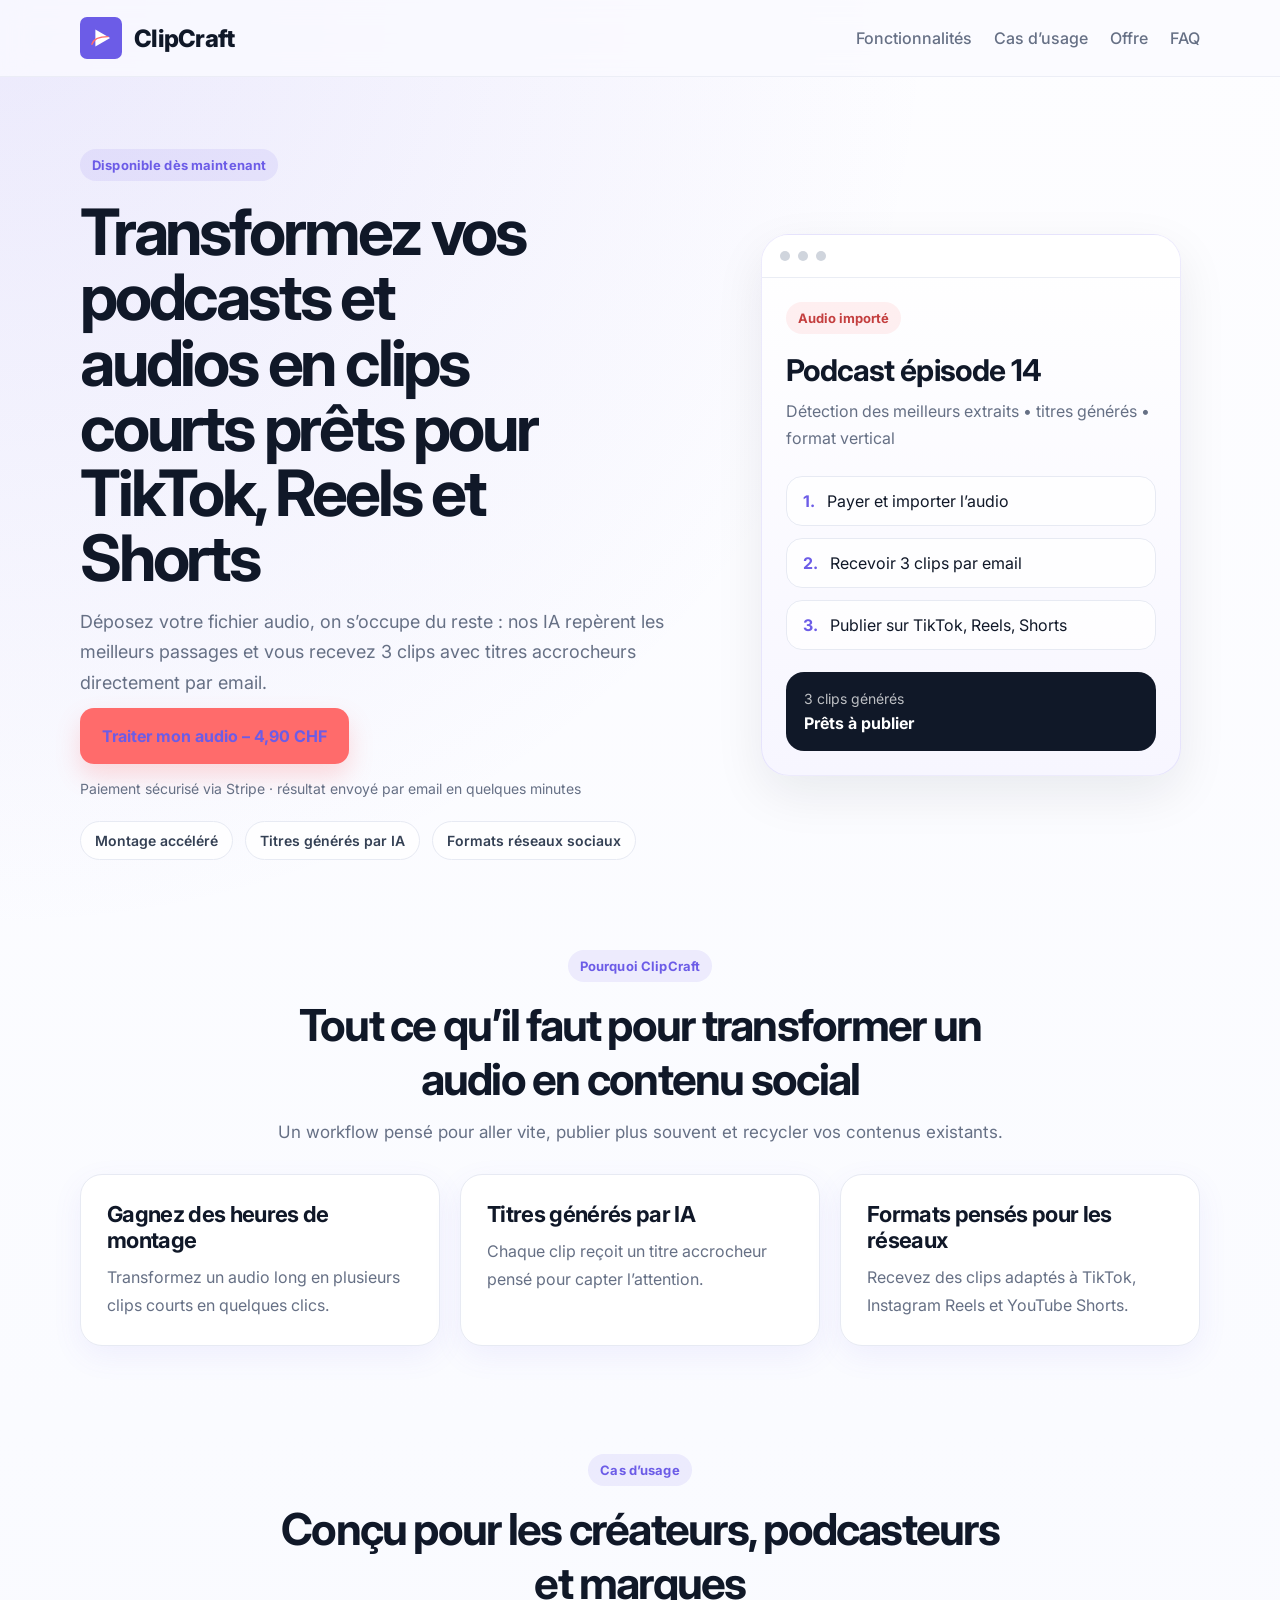
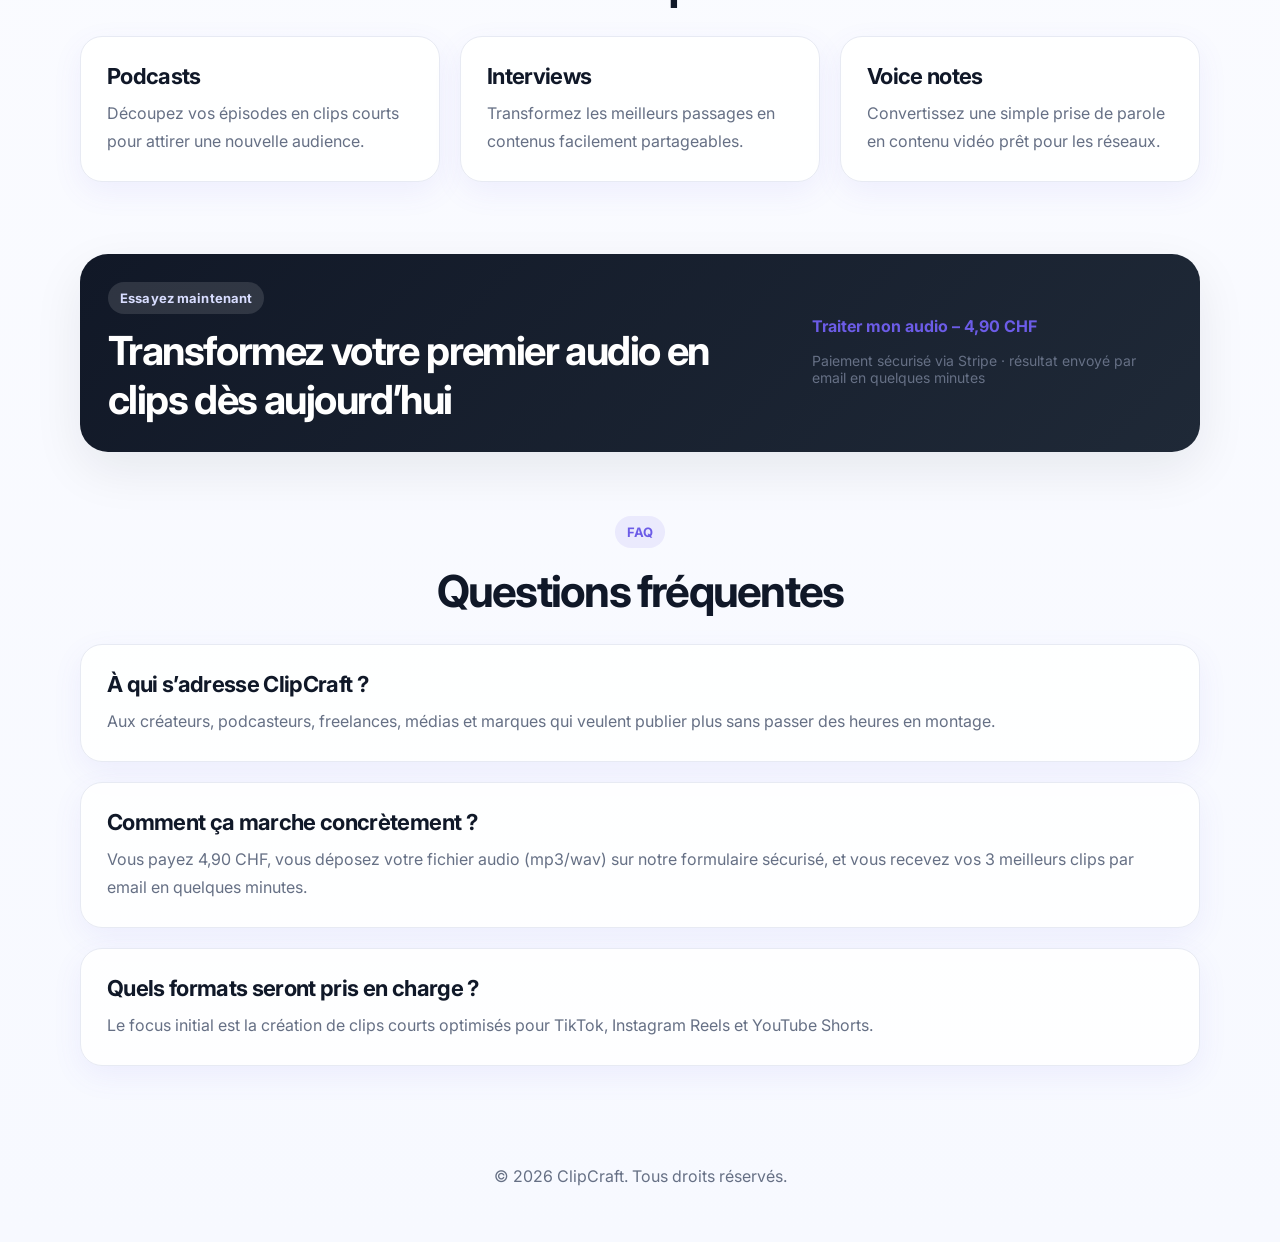
<file: index.html>
<!doctype html>
<html lang="fr">
<head>
  <meta charset="UTF-8" />
  <meta name="viewport" content="width=device-width,initial-scale=1" />
  <title>ClipCraft — Transformez vos audios en clips prêts à publier</title>
  <meta
    name="description"
    content="ClipCraft transforme vos podcasts, interviews et voice notes en 3 clips courts avec titres accrocheurs, envoyés directement par email."
  />
  <link rel="preconnect" href="https://fonts.googleapis.com" />
  <link rel="preconnect" href="https://fonts.gstatic.com" crossorigin />
  <link
    href="https://fonts.googleapis.com/css2?family=Inter:wght@400;500;600;700;800&display=swap"
    rel="stylesheet"
  />
  <link rel="stylesheet" href="styles.css" />
  <script async src="https://www.googletagmanager.com/gtag/js?id=G-SKMSDWS56Z"></script>
  <script>
    window.dataLayer = window.dataLayer || [];
    function gtag(){dataLayer.push(arguments);}
    gtag('js', new Date());
    gtag('config', 'G-SKMSDWS56Z');
  </script>
</head>
<body>
  <header class="site-header">
    <div class="container">
      <div class="brand">
        <img src="logo.svg" alt="ClipCraft logo" class="logo" />
        <span>ClipCraft</span>
      </div>
      <nav class="nav">
        <a href="#features">Fonctionnalités</a>
        <a href="#use-cases">Cas d’usage</a>
        <a href="/offre.html">Offre</a>
        <a href="#faq">FAQ</a>
      </nav>
    </div>
  </header>

  <main>
    <section class="hero">
      <div class="container hero-grid">
        <div class="hero-copy">
          <span class="eyebrow">Disponible dès maintenant</span>
          <h1>Transformez vos podcasts et audios en clips courts prêts pour TikTok, Reels et Shorts</h1>
          <p class="hero-text">
            Déposez votre fichier audio, on s’occupe du reste : nos IA repèrent les meilleurs
            passages et vous recevez 3 clips avec titres accrocheurs directement par email.
          </p>

          <p class="offer-link-inline">
            <a
              href="https://buy.stripe.com/7sY3cu73m9pu8yy22e8ww01"
              class="secondary-cta"
              target="_blank"
              rel="noopener noreferrer"
              onclick="trackPurchaseClick('hero_cta')"
            >
              Traiter mon audio – 4,90 CHF
            </a>
          </p>

          <p class="form-note">Paiement sécurisé via Stripe · résultat envoyé par email en quelques minutes</p>

          <div class="hero-points">
            <span>Montage accéléré</span>
            <span>Titres générés par IA</span>
            <span>Formats réseaux sociaux</span>
          </div>
        </div>

        <div class="hero-card">
          <div class="mockup">
            <div class="mockup-top">
              <span class="dot"></span>
              <span class="dot"></span>
              <span class="dot"></span>
            </div>
            <div class="mockup-body">
              <div class="mockup-badge">Audio importé</div>
              <h3>Podcast épisode 14</h3>
              <p>Détection des meilleurs extraits • titres générés • format vertical</p>

              <div class="mockup-steps">
                <div class="step">
                  <strong>1.</strong>
                  <span>Payer et importer l’audio</span>
                </div>
                <div class="step">
                  <strong>2.</strong>
                  <span>Recevoir 3 clips par email</span>
                </div>
                <div class="step">
                  <strong>3.</strong>
                  <span>Publier sur TikTok, Reels, Shorts</span>
                </div>
              </div>

              <div class="mockup-result">
                <span>3 clips générés</span>
                <strong>Prêts à publier</strong>
              </div>
            </div>
          </div>
        </div>
      </div>
    </section>

    <section id="features" class="features">
      <div class="container">
        <div class="section-heading">
          <span class="section-kicker">Pourquoi ClipCraft</span>
          <h2>Tout ce qu’il faut pour transformer un audio en contenu social</h2>
          <p>Un workflow pensé pour aller vite, publier plus souvent et recycler vos contenus existants.</p>
        </div>

        <div class="grid">
          <div class="card">
            <h3>Gagnez des heures de montage</h3>
            <p>Transformez un audio long en plusieurs clips courts en quelques clics.</p>
          </div>
          <div class="card">
            <h3>Titres générés par IA</h3>
            <p>Chaque clip reçoit un titre accrocheur pensé pour capter l’attention.</p>
          </div>
          <div class="card">
            <h3>Formats pensés pour les réseaux</h3>
            <p>Recevez des clips adaptés à TikTok, Instagram Reels et YouTube Shorts.</p>
          </div>
        </div>
      </div>
    </section>

    <section id="use-cases" class="use-cases">
      <div class="container">
        <div class="section-heading">
          <span class="section-kicker">Cas d’usage</span>
          <h2>Conçu pour les créateurs, podcasteurs et marques</h2>
        </div>

        <div class="use-grid">
          <div class="use-card">
            <h3>Podcasts</h3>
            <p>Découpez vos épisodes en clips courts pour attirer une nouvelle audience.</p>
          </div>
          <div class="use-card">
            <h3>Interviews</h3>
            <p>Transformez les meilleurs passages en contenus facilement partageables.</p>
          </div>
          <div class="use-card">
            <h3>Voice notes</h3>
            <p>Convertissez une simple prise de parole en contenu vidéo prêt pour les réseaux.</p>
          </div>
        </div>
      </div>
    </section>

    <section class="cta-band">
      <div class="container cta-band-content">
        <div>
          <span class="section-kicker">Essayez maintenant</span>
          <h2>Transformez votre premier audio en clips dès aujourd’hui</h2>
        </div>

        <div>
          <p class="offer-link-inline">
            <a
              href="https://buy.stripe.com/7sY3cu73m9pu8yy22e8ww01"
              target="_blank"
              rel="noopener noreferrer"
              onclick="trackPurchaseClick('bottom_cta')"
            >
              Traiter mon audio – 4,90 CHF
            </a>
          </p>
          <p class="form-note">Paiement sécurisé via Stripe · résultat envoyé par email en quelques minutes</p>
        </div>
      </div>
    </section>

    <section id="faq" class="faq">
      <div class="container">
        <div class="section-heading">
          <span class="section-kicker">FAQ</span>
          <h2>Questions fréquentes</h2>
        </div>

        <div class="faq-list">
          <div class="faq-item">
            <h3>À qui s’adresse ClipCraft ?</h3>
            <p>Aux créateurs, podcasteurs, freelances, médias et marques qui veulent publier plus sans passer des heures en montage.</p>
          </div>
          <div class="faq-item">
            <h3>Comment ça marche concrètement ?</h3>
            <p>Vous payez 4,90 CHF, vous déposez votre fichier audio (mp3/wav) sur notre formulaire sécurisé, et vous recevez vos 3 meilleurs clips par email en quelques minutes.</p>
          </div>
          <div class="faq-item">
            <h3>Quels formats seront pris en charge ?</h3>
            <p>Le focus initial est la création de clips courts optimisés pour TikTok, Instagram Reels et YouTube Shorts.</p>
          </div>
        </div>
      </div>
    </section>
  </main>

  <footer class="site-footer">
    <div class="container">
      <p>© 2026 ClipCraft. Tous droits réservés.</p>
    </div>
  </footer>

  <script>
    function trackPurchaseClick(source) {
      if (typeof gtag === 'function') {
        gtag('event', 'begin_checkout', {
          currency: 'CHF',
          value: 4.90,
          source: source,
          product_name: 'ClipCraft - Traitement audio'
        });
      }
    }
  </script>
</body>
</html>
</file>
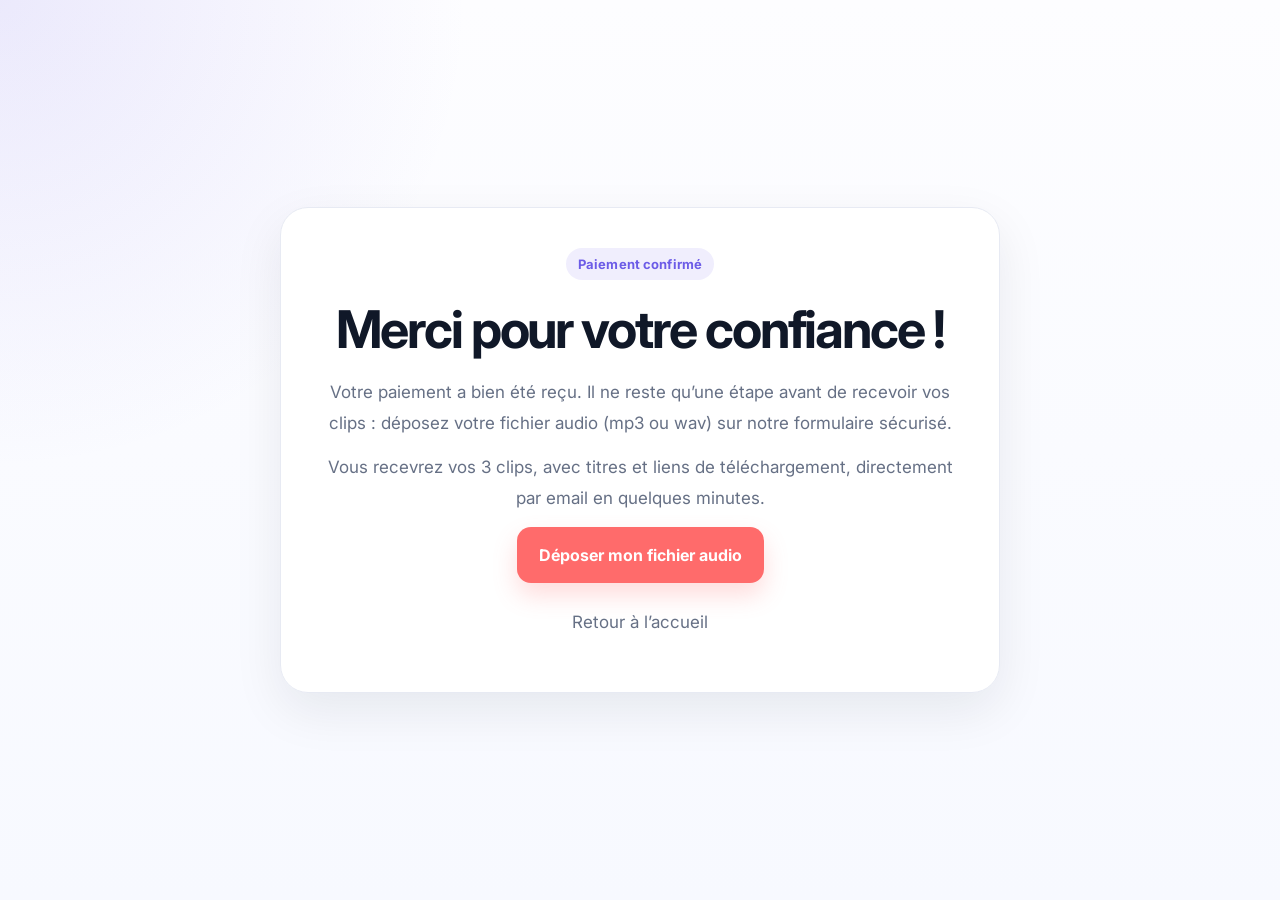
<file: merci.html>
<!doctype html>
<html lang="fr">
<head>
  <meta charset="UTF-8" />
  <meta name="viewport" content="width=device-width,initial-scale=1" />
  <title>Merci — ClipCraft</title>
  <meta
    name="description"
    content="Merci pour votre paiement, déposez maintenant votre fichier audio."
  />
  <link rel="preconnect" href="https://fonts.googleapis.com" />
  <link rel="preconnect" href="https://fonts.gstatic.com" crossorigin />
  <link
    href="https://fonts.googleapis.com/css2?family=Inter:wght@400;500;600;700;800&display=swap"
    rel="stylesheet"
  />
  <link rel="stylesheet" href="styles.css" />
  <script async src="https://www.googletagmanager.com/gtag/js?id=G-SKMSDWS56Z"></script>
  <script>
    window.dataLayer = window.dataLayer || [];
    function gtag(){dataLayer.push(arguments);}
    gtag('js', new Date());
    gtag('config', 'G-SKMSDWS56Z');
  </script>
</head>
<body>
  <main class="thankyou-page">
    <div class="container thankyou-wrap">
      <div class="thankyou-card">
        <span class="section-kicker">Paiement confirmé</span>
        <h1>Merci pour votre confiance !</h1>
        <p>
          Votre paiement a bien été reçu. Il ne reste qu’une étape avant de recevoir vos clips :
          déposez votre fichier audio (mp3 ou wav) sur notre formulaire sécurisé.
        </p>
        <p>
          Vous recevrez vos 3 clips, avec titres et liens de téléchargement, directement par email
          en quelques minutes.
        </p>
        <a
          href="https://mailclipcraft.app.n8n.cloud/form/audio-clips-form"
          class="secondary-cta"
          target="_blank"
          rel="noopener noreferrer"
        >
          Déposer mon fichier audio
        </a>
        <p style="margin-top: 24px;">
          <a href="/">Retour à l’accueil</a>
        </p>
      </div>
    </div>
  </main>
</body>
</html>
</file>
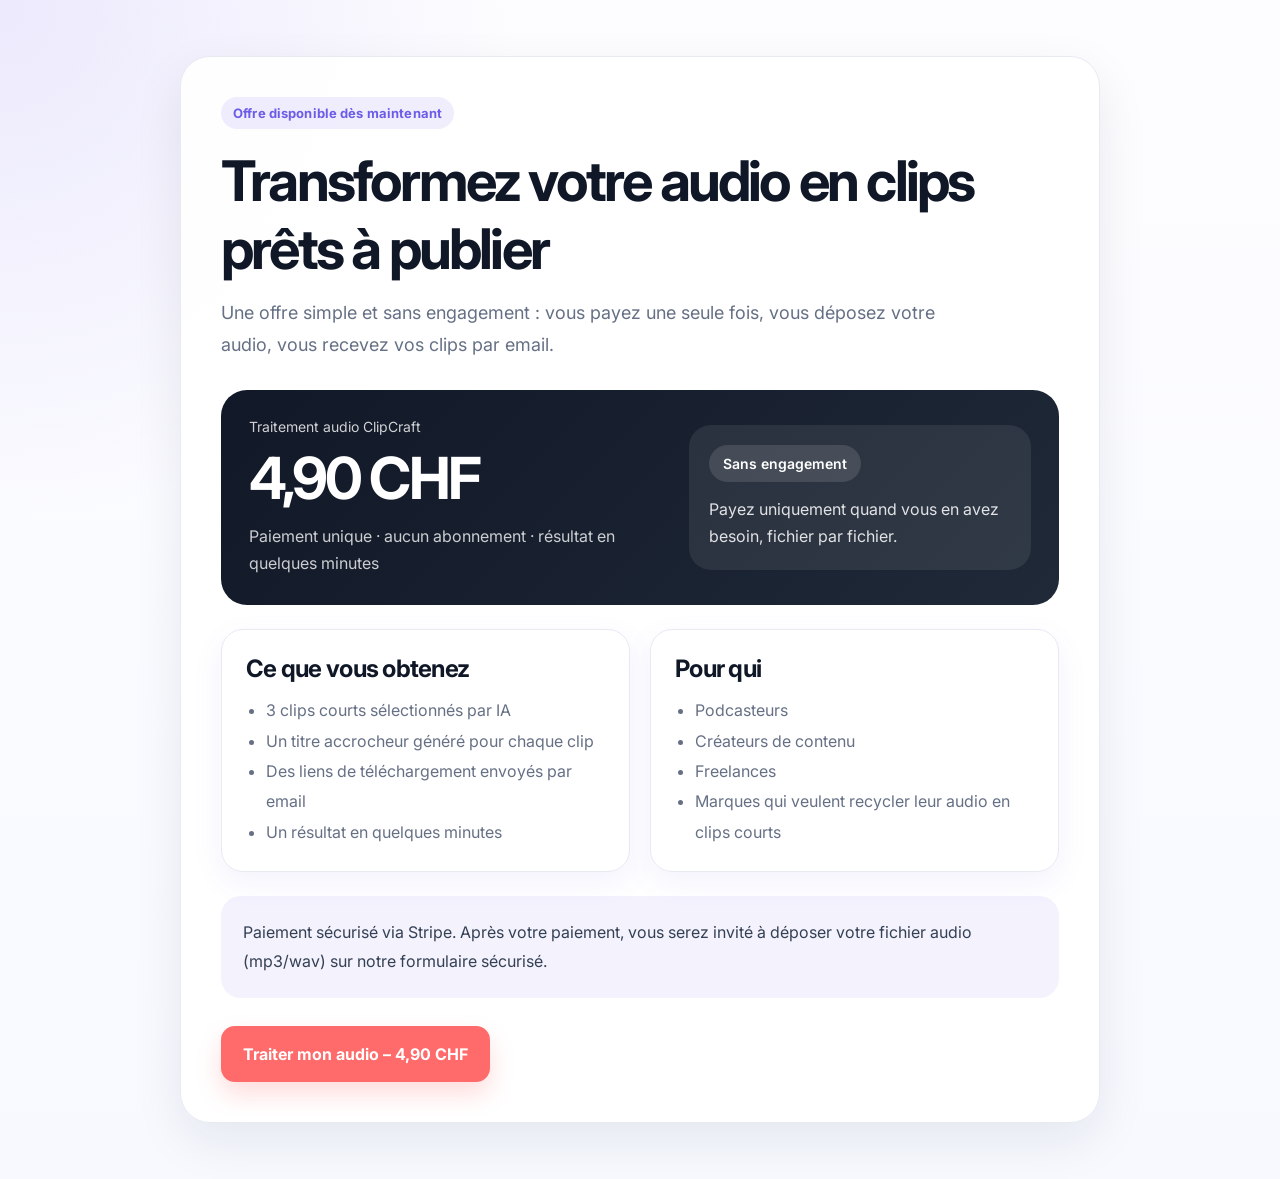
<file: offre.html>
<!doctype html>
<html lang="fr">
<head>
  <meta charset="UTF-8" />
  <meta name="viewport" content="width=device-width,initial-scale=1" />
  <title>Notre offre — ClipCraft</title>
  <meta
    name="description"
    content="Transformez votre audio en 3 clips prêts à publier pour 4,90 CHF avec ClipCraft."
  />
  <link rel="preconnect" href="https://fonts.googleapis.com" />
  <link rel="preconnect" href="https://fonts.gstatic.com" crossorigin />
  <link
    href="https://fonts.googleapis.com/css2?family=Inter:wght@400;500;600;700;800&display=swap"
    rel="stylesheet"
  />
  <link rel="stylesheet" href="styles.css" />
  <script async src="https://www.googletagmanager.com/gtag/js?id=G-SKMSDWS56Z"></script>
  <script>
    window.dataLayer = window.dataLayer || [];
    function gtag(){dataLayer.push(arguments);}
    gtag('js', new Date());
    gtag('config', 'G-SKMSDWS56Z');
  </script>
</head>
<body>
  <main class="offer-page">
    <div class="container offer-wrap">
      <div class="offer-card">
        <span class="section-kicker">Offre disponible dès maintenant</span>
        <h1>Transformez votre audio en clips prêts à publier</h1>
        <p class="offer-lead">
          Une offre simple et sans engagement : vous payez une seule fois, vous déposez votre audio,
          vous recevez vos clips par email.
        </p>

        <div class="offer-hero-box">
          <div class="offer-price-side">
            <p class="offer-label">Traitement audio ClipCraft</p>
            <h2>4,90 CHF</h2>
            <p class="offer-subnote">Paiement unique · aucun abonnement · résultat en quelques minutes</p>
          </div>
          <div class="offer-urgency">
            <span class="offer-badge">Sans engagement</span>
            <p>Payez uniquement quand vous en avez besoin, fichier par fichier.</p>
          </div>
        </div>

        <div class="offer-grid">
          <div class="offer-item">
            <h3>Ce que vous obtenez</h3>
            <ul>
              <li>3 clips courts sélectionnés par IA</li>
              <li>Un titre accrocheur généré pour chaque clip</li>
              <li>Des liens de téléchargement envoyés par email</li>
              <li>Un résultat en quelques minutes</li>
            </ul>
          </div>

          <div class="offer-item">
            <h3>Pour qui</h3>
            <ul>
              <li>Podcasteurs</li>
              <li>Créateurs de contenu</li>
              <li>Freelances</li>
              <li>Marques qui veulent recycler leur audio en clips courts</li>
            </ul>
          </div>
        </div>

        <div class="offer-note-box">
          <p>
            Paiement sécurisé via Stripe. Après votre paiement, vous serez invité à déposer votre fichier
            audio (mp3/wav) sur notre formulaire sécurisé.
          </p>
        </div>

        <div class="offer-actions">
<a
  href="https://buy.stripe.com/7sY3cu73m9pu8yy22e8ww01"
  class="secondary-cta"
  target="_blank"
  rel="noopener noreferrer"
  onclick="trackPurchaseClick('offer_page_cta')"
>
  Traiter mon audio – 4,90 CHF
</a>
        </div>
      </div>
    </div>
  </main>
<script>
  function trackPurchaseClick(source) {
    if (typeof gtag === 'function') {
      gtag('event', 'begin_checkout', {
        currency: 'CHF',
        value: 4.90,
        source: source,
        product_name: 'ClipCraft - Traitement audio'
      });
    }
  }
</script>
</body>
</html>
</file>
<file: styles.css>
:root {
  --purple: #6c5ce7;
  --accent: #ff6b6b;
  --accent-dark: #f45757;
  --bg: #fafbff;
  --surface: #ffffff;
  --surface-soft: #f4f6ff;
  --text: #101828;
  --muted: #667085;
  --border: #e7eaf3;
  --shadow: 0 18px 50px rgba(16, 24, 40, 0.08);
  --shadow-soft: 0 10px 30px rgba(108, 92, 231, 0.08);
  --max-width: 1120px;
}

* {
  box-sizing: border-box;
}

html {
  scroll-behavior: smooth;
}

body {
  margin: 0;
  font-family: Inter, system-ui, -apple-system, BlinkMacSystemFont, "Segoe UI", Arial, sans-serif;
  color: var(--text);
  background:
    radial-gradient(circle at top left, rgba(108, 92, 231, 0.12), transparent 30%),
    linear-gradient(180deg, #fdfdff 0%, #f7f9ff 100%);
  -webkit-font-smoothing: antialiased;
}

img {
  display: block;
  max-width: 100%;
}

a {
  color: inherit;
  text-decoration: none;
}

.container {
  width: min(100% - 32px, var(--max-width));
  margin: 0 auto;
}

.site-header {
  position: sticky;
  top: 0;
  z-index: 20;
  backdrop-filter: blur(14px);
  background: rgba(250, 251, 255, 0.8);
  border-bottom: 1px solid rgba(231, 234, 243, 0.7);
}

.site-header .container {
  display: flex;
  align-items: center;
  justify-content: space-between;
  min-height: 76px;
}

.brand {
  display: flex;
  align-items: center;
  gap: 12px;
  font-size: 24px;
  font-weight: 800;
  letter-spacing: -0.03em;
}

.logo {
  width: 42px;
  height: 42px;
}

.nav {
  display: flex;
  align-items: center;
  gap: 22px;
}

.nav a {
  color: var(--muted);
  font-weight: 500;
}

.nav a:hover {
  color: var(--text);
}

.hero {
  padding: 72px 0 36px;
}

.hero-grid {
  display: grid;
  grid-template-columns: 1.15fr 0.85fr;
  gap: 40px;
  align-items: center;
}

.eyebrow,
.section-kicker {
  display: inline-flex;
  align-items: center;
  gap: 8px;
  padding: 8px 12px;
  border-radius: 999px;
  background: rgba(108, 92, 231, 0.1);
  color: var(--purple);
  font-weight: 700;
  font-size: 13px;
  letter-spacing: 0.01em;
}

.hero-copy h1 {
  margin: 18px 0 16px;
  font-size: clamp(40px, 6vw, 64px);
  line-height: 1.02;
  letter-spacing: -0.05em;
  max-width: 11ch;
}

.hero-text {
  margin: 0;
  max-width: 640px;
  font-size: 18px;
  line-height: 1.7;
  color: var(--muted);
}

.waitlist-form {
  display: flex;
  gap: 14px;
  margin-top: 28px;
  flex-wrap: wrap;
  max-width: 640px;
}

.waitlist-form input {
  flex: 1;
  min-width: 260px;
  min-height: 56px;
  padding: 0 18px;
  border: 1px solid var(--border);
  border-radius: 14px;
  background: rgba(255, 255, 255, 0.96);
  font-size: 16px;
  color: var(--text);
  outline: none;
  box-shadow: var(--shadow-soft);
}

.waitlist-form input:focus {
  border-color: var(--purple);
  box-shadow: 0 0 0 4px rgba(108, 92, 231, 0.14);
}

.waitlist-form button,
.secondary-cta {
  display: inline-flex;
  align-items: center;
  justify-content: center;
  min-height: 56px;
  padding: 0 22px;
  border: none;
  border-radius: 14px;
  background: var(--accent);
  color: #fff;
  font-size: 16px;
  font-weight: 700;
  cursor: pointer;
  box-shadow: 0 12px 24px rgba(255, 107, 107, 0.24);
  transition: transform 0.18s ease, box-shadow 0.18s ease, background 0.18s ease;
}

.waitlist-form button:hover,
.secondary-cta:hover {
  transform: translateY(-1px);
  background: var(--accent-dark);
  box-shadow: 0 16px 30px rgba(244, 87, 87, 0.28);
}

.form-note {
  margin-top: 12px;
  font-size: 14px;
  color: var(--muted);
}

.hero-points {
  display: flex;
  flex-wrap: wrap;
  gap: 12px;
  margin-top: 24px;
}

.hero-points span {
  padding: 10px 14px;
  border: 1px solid var(--border);
  border-radius: 999px;
  background: rgba(255, 255, 255, 0.8);
  color: #344054;
  font-size: 14px;
  font-weight: 600;
}

.hero-card {
  display: flex;
  justify-content: center;
}

.mockup {
  width: min(100%, 420px);
  border: 1px solid rgba(108, 92, 231, 0.12);
  border-radius: 28px;
  overflow: hidden;
  background: linear-gradient(180deg, #ffffff 0%, #f7f6ff 100%);
  box-shadow: var(--shadow);
}

.mockup-top {
  display: flex;
  gap: 8px;
  padding: 16px 18px;
  border-bottom: 1px solid rgba(231, 234, 243, 0.85);
  background: rgba(255, 255, 255, 0.85);
}

.dot {
  width: 10px;
  height: 10px;
  border-radius: 50%;
  background: #d0d5dd;
}

.mockup-body {
  padding: 24px;
}

.mockup-badge {
  display: inline-block;
  padding: 8px 12px;
  border-radius: 999px;
  background: rgba(255, 107, 107, 0.1);
  color: #c43f3f;
  font-size: 13px;
  font-weight: 700;
}

.mockup-body h3 {
  margin: 18px 0 10px;
  font-size: 30px;
  letter-spacing: -0.03em;
}

.mockup-body p {
  margin: 0;
  color: var(--muted);
  line-height: 1.7;
}

.mockup-steps {
  display: grid;
  gap: 12px;
  margin-top: 24px;
}

.step {
  display: flex;
  align-items: center;
  gap: 12px;
  padding: 14px 16px;
  border: 1px solid var(--border);
  border-radius: 16px;
  background: rgba(255, 255, 255, 0.8);
}

.step strong {
  color: var(--purple);
}

.mockup-result {
  margin-top: 22px;
  padding: 18px;
  border-radius: 18px;
  background: #101828;
  color: #fff;
}

.mockup-result span {
  display: block;
  opacity: 0.72;
  font-size: 14px;
  margin-bottom: 6px;
}

.section-heading {
  max-width: 760px;
  margin: 0 auto 26px;
  text-align: center;
}

.section-heading h2 {
  margin: 16px 0 12px;
  font-size: clamp(30px, 4vw, 44px);
  letter-spacing: -0.04em;
}

.section-heading p {
  margin: 0;
  color: var(--muted);
  font-size: 17px;
  line-height: 1.75;
}

.features,
.use-cases,
.faq {
  padding: 54px 0;
}

.grid,
.use-grid,
.faq-list {
  display: grid;
  gap: 20px;
}

.grid,
.use-grid {
  grid-template-columns: repeat(3, minmax(0, 1fr));
}

.card,
.use-card,
.faq-item {
  padding: 26px;
  border: 1px solid var(--border);
  border-radius: 22px;
  background: rgba(255, 255, 255, 0.92);
  box-shadow: var(--shadow-soft);
}

.card h3,
.use-card h3,
.faq-item h3 {
  margin: 0 0 10px;
  font-size: 22px;
  letter-spacing: -0.03em;
}

.card p,
.use-card p,
.faq-item p {
  margin: 0;
  color: var(--muted);
  line-height: 1.75;
}

.cta-band {
  padding: 18px 0 10px;
}

.cta-band-content {
  display: flex;
  align-items: center;
  justify-content: space-between;
  gap: 20px;
  padding: 28px;
  border-radius: 28px;
  background: linear-gradient(135deg, #111827 0%, #1f2937 100%);
  color: #fff;
  box-shadow: var(--shadow);
}

.cta-band-content h2 {
  margin: 12px 0 0;
  font-size: clamp(28px, 3.5vw, 40px);
  letter-spacing: -0.04em;
}

.cta-band .section-kicker {
  background: rgba(255, 255, 255, 0.12);
  color: #d8ddff;
}

.secondary-cta {
  flex-shrink: 0;
  text-decoration: none;
}

.site-footer {
  padding: 30px 0 40px;
  color: var(--muted);
  text-align: center;
}

.thankyou-page {
  min-height: 100vh;
  display: flex;
  align-items: center;
  justify-content: center;
  padding: 40px 0;
}

.thankyou-wrap {
  display: flex;
  justify-content: center;
}

.thankyou-card {
  max-width: 720px;
  padding: 40px;
  border: 1px solid var(--border);
  border-radius: 28px;
  background: rgba(255, 255, 255, 0.95);
  box-shadow: var(--shadow);
  text-align: center;
}

.thankyou-card h1 {
  margin: 18px 0 16px;
  font-size: clamp(34px, 5vw, 52px);
  letter-spacing: -0.04em;
}

.thankyou-card p {
  margin: 0 0 14px;
  color: var(--muted);
  line-height: 1.8;
  font-size: 17px;
}

.offer-link-inline {
  margin-top: 10px;
}

.offer-link-inline a {
  color: var(--purple);
  font-weight: 700;
}

.offer-link-inline a:hover {
  text-decoration: underline;
}

.offer-page {
  min-height: 100vh;
  padding: 56px 0;
  display: flex;
  align-items: center;
}

.offer-wrap {
  display: flex;
  justify-content: center;
}

.offer-card {
  width: 100%;
  max-width: 920px;
  padding: 40px;
  border: 1px solid var(--border);
  border-radius: 30px;
  background: rgba(255, 255, 255, 0.95);
  box-shadow: var(--shadow);
}

.offer-card h1 {
  margin: 18px 0 14px;
  font-size: clamp(38px, 5vw, 56px);
  letter-spacing: -0.05em;
}

.offer-lead {
  margin: 0;
  max-width: 720px;
  color: var(--muted);
  font-size: 18px;
  line-height: 1.8;
}

.offer-label {
  margin: 0 0 8px;
  opacity: 0.8;
  font-size: 14px;
}

.offer-badge {
  display: inline-flex;
  padding: 10px 14px;
  border-radius: 999px;
  background: rgba(255, 255, 255, 0.12);
  font-size: 14px;
  font-weight: 600;
}

.offer-grid {
  display: grid;
  grid-template-columns: repeat(2, minmax(0, 1fr));
  gap: 20px;
  margin-top: 24px;
}

.offer-item {
  padding: 24px;
  border: 1px solid var(--border);
  border-radius: 22px;
  background: rgba(255, 255, 255, 0.92);
  box-shadow: var(--shadow-soft);
}

.offer-item h3 {
  margin: 0 0 12px;
  font-size: 24px;
  letter-spacing: -0.03em;
}

.offer-item ul {
  margin: 0;
  padding-left: 20px;
  color: var(--muted);
  line-height: 1.9;
}

.offer-note-box {
  margin-top: 24px;
  padding: 22px;
  border-radius: 20px;
  background: rgba(108, 92, 231, 0.08);
  color: #344054;
}

.offer-note-box p {
  margin: 0;
  line-height: 1.8;
}

.offer-actions {
  margin-top: 28px;
  display: flex;
  justify-content: flex-start;
}

.offer-hero-box {
  margin-top: 28px;
  padding: 28px;
  border-radius: 26px;
  background: linear-gradient(135deg, #111827 0%, #1f2937 100%);
  color: #fff;
  display: grid;
  grid-template-columns: 1.1fr 0.9fr;
  gap: 22px;
  align-items: center;
}

.offer-price-side h2 {
  margin: 8px 0 10px;
  font-size: clamp(42px, 6vw, 58px);
  letter-spacing: -0.05em;
}

.offer-subnote {
  margin: 0;
  color: rgba(255, 255, 255, 0.78);
  line-height: 1.7;
}

.offer-urgency {
  padding: 20px;
  border-radius: 22px;
  background: rgba(255, 255, 255, 0.08);
}

.offer-urgency p {
  margin: 14px 0 0;
  line-height: 1.7;
  color: rgba(255, 255, 255, 0.86);
}

@media (max-width: 980px) {
  .hero-grid,
  .grid,
  .use-grid {
    grid-template-columns: 1fr;
  }

  .hero-copy h1 {
    max-width: 14ch;
  }

  .hero-card {
    justify-content: flex-start;
  }

  .cta-band-content {
    flex-direction: column;
    align-items: flex-start;
  }
}

@media (max-width: 820px) {
  .offer-grid,
  .offer-hero-box {
    grid-template-columns: 1fr;
  }

  .offer-card {
    padding: 28px;
  }
}

@media (max-width: 720px) {
  .site-header .container {
    flex-direction: column;
    align-items: flex-start;
    justify-content: center;
    gap: 12px;
    padding: 16px 0;
  }

  .nav {
    gap: 14px;
    flex-wrap: wrap;
  }

  .hero {
    padding-top: 36px;
  }

  .hero-copy h1 {
    font-size: 38px;
    max-width: none;
  }

  .hero-text {
    font-size: 16px;
  }

  .waitlist-form input,
  .waitlist-form button,
  .secondary-cta {
    width: 100%;
  }

  .mockup-body h3 {
    font-size: 24px;
  }
}
</file>
